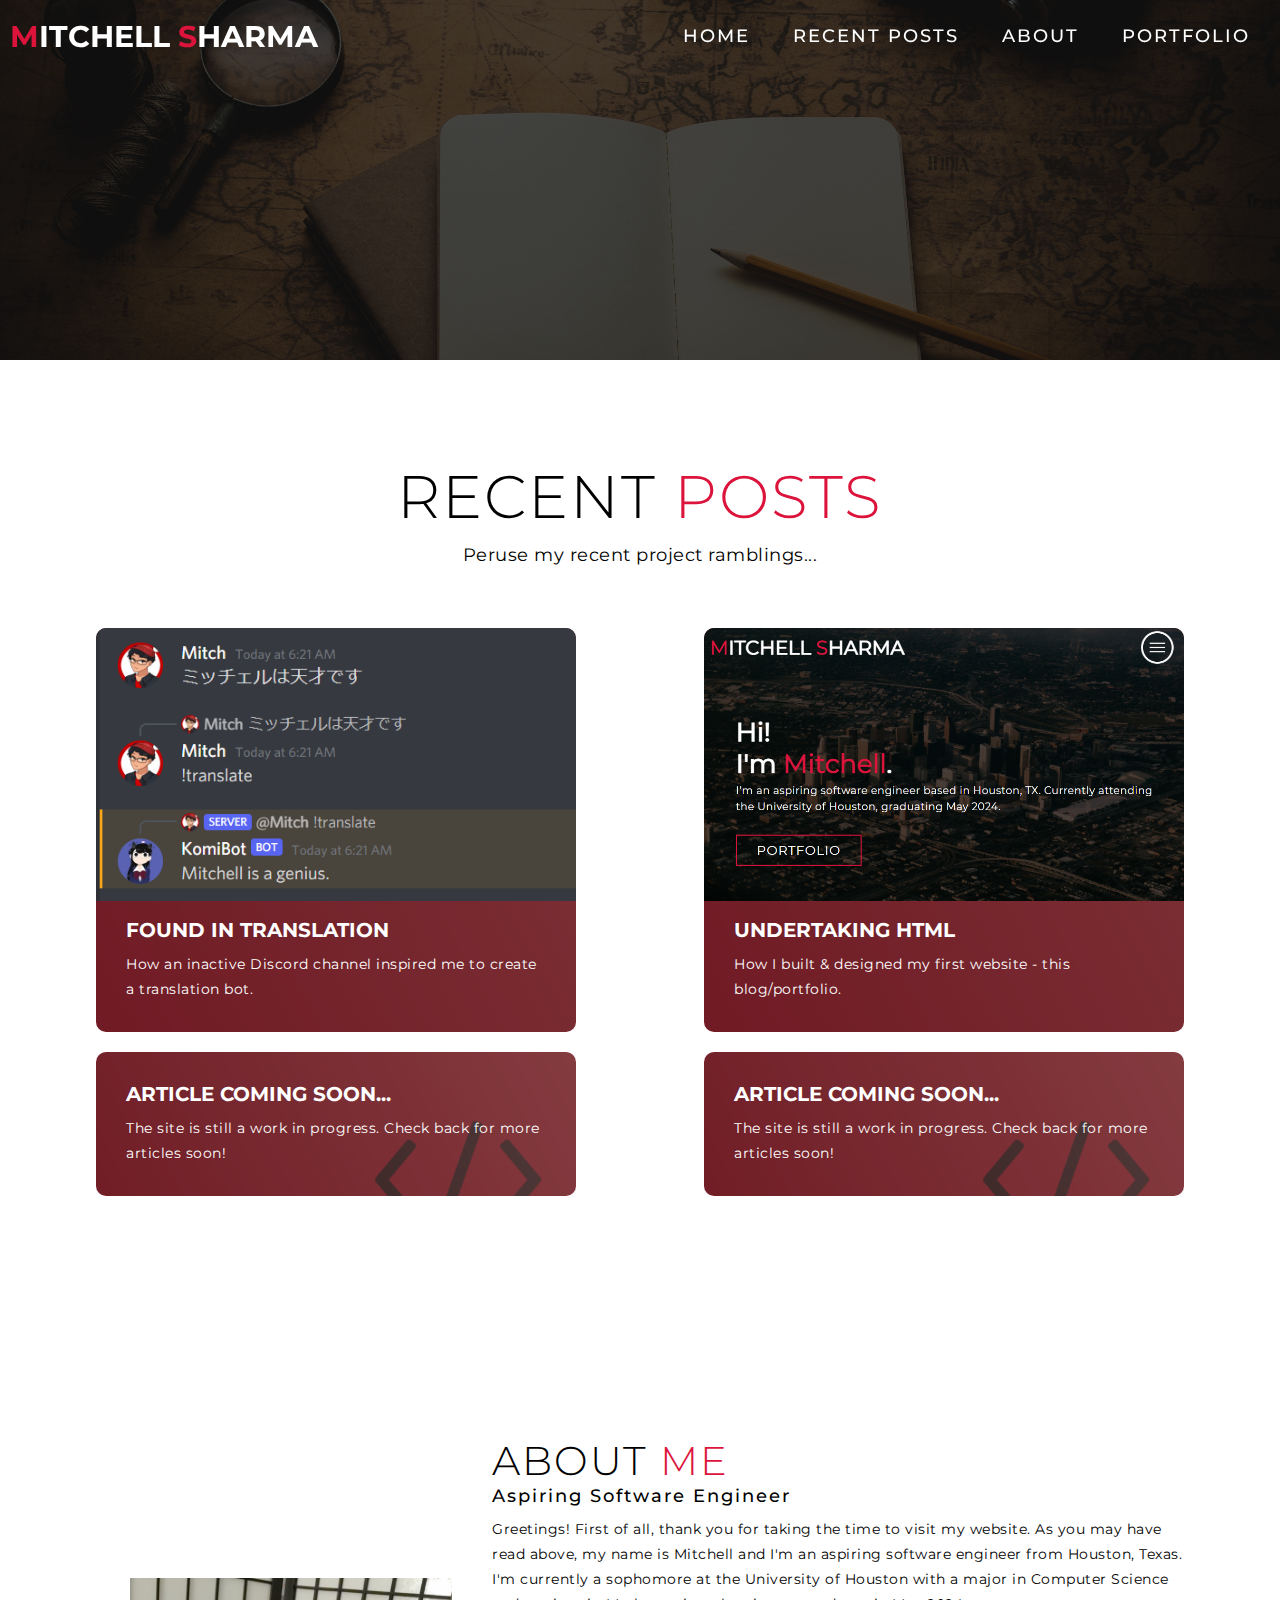
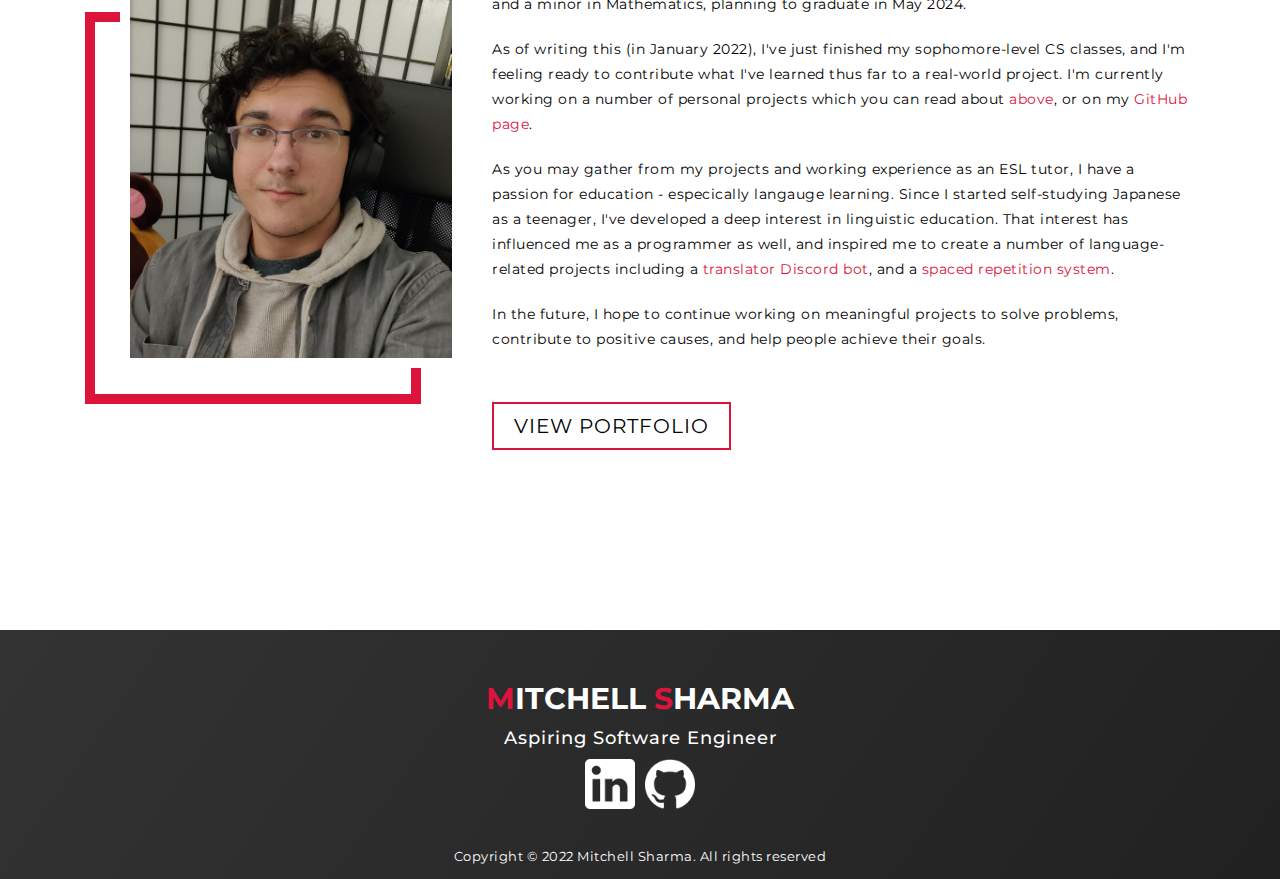
<file: index.html>
<!DOCTYPE html>
<html>
  <head>
    <meta charset="utf-8">
    <meta name="viewport" content="width=device-width">
    <title>Mitchell's Blog</title>
	<link rel="icon" href="./img/favicon.ico" type="image/x-icon">
    <link href="style.css" rel="stylesheet" type="text/css" />
  </head>
  <body>
	<!-- Header -->
	<secion id="header">
		<div class = "header container">
			<div class="nav-bar">
				<div class="brand">
					<a href="#hero"><h1><span>M</span>itchell <span>S</span>harma</h1></a>
				</div>
				<div class="nav-list">
					<div class="hamburger"><div class="bar"></div></div>
					<ul>
						<li><a href="#hero" data-after="Home">Home</a></li>
						<li><a href="#recent" data-after="Recent">Recent Posts</a></li>
						<li><a href="#about" data-after="About">About</a></li>
						<li><a href="https://mitchellsharma.com" data-after="Portfolio">Portfolio</a></li>
					</ul>
				</div>
			</div>
		</div>
	</secion>
	<!-- End of Header -->
	
	<!-- Preview Section -->
	<section id="preview">
		<div class="preview banner">
			<div>
				<h1>Welcome to the <red>Blog</red>!<span></span></h1>
				<p>Read about my thought process in building projects, and my experience learning throughout the process.</p>
			</div>
		</div>
	</section>
	<!-- End of Preview Section -->

	<!-- Recent Posts Section -->
	<section id="recent">
		<div class="recent container">
			<div class="recent-top">
				<h1 class="section-title">Recent <span>Posts</span></h1>
				<p>Peruse my recent project ramblings...</p>
			</div>
			<div class="recent-bottom">
				<div class="recent-item">
					<div class="recent-img">
						<a href="./posts/KomiBot.html"><img src="./posts/img/KomiBot-Sample-TN.png" alt="img"></a>
					</div>
					<div class="recent-info">
						<a href="./posts/KomiBot.html"><h2>Found in Translation</h2></a>
						<p>How an inactive Discord channel inspired me to create a translation bot.</p>
						
					</div>
				</div>
				<div class="recent-item">
					<div class="recent-img">
						<a href="./posts/FirstSite.html"><img src="./posts/img/FirstSite-TN.png" alt="img"></a>
					</div>
					<div class="recent-info">
						<a href="./posts/FirstSite.html"><h2>Undertaking HTML</h2></a>
						<p>How I built & designed my first website - this blog/portfolio.</p>
					</div>
				</div>
				<div class="recent-item">
					<div class="recent-info">
						<h2>Article Coming soon...</h2>
						<p>The site is still a work in progress. Check back for more articles soon!</p>
					</div>
				</div>
				<div class="recent-item">
					<div class="recent-info">
						<h2>Article Coming soon...</h2>
						<p>The site is still a work in progress. Check back for more articles soon!</p>
					</div>
				</div>
			</div>
		</div>
	</section>
	<!-- End of Recent Posts Section -->

	<!-- About Section -->
	<section id="about">
		<div class="about container">
			<div class="col-left">
				<div class="about-img">
					<img src="./img/mee.jpg" alt="img">
				</div>
			</div>
			<div class="col-right">
				<class class="section-title">About <span>Me</span></class>
				<h2>Aspiring Software Engineer</h2>
				<p>Greetings! First of all, thank you for taking the time to visit my website. As you may have read above, my name is Mitchell and I'm an aspiring software engineer from Houston, Texas. I'm currently a sophomore at the University of Houston with a major in Computer Science and a minor in Mathematics, planning to graduate in May 2024.</p>
				<p>As of writing this (in January 2022), I've just finished my sophomore-level CS classes, and I'm feeling ready to contribute what I've learned thus far to a real-world project. I'm currently working on a number of personal projects which you can read about <a href="#recent">above</a>, or on my <a href="https://github.com/SharmaMitchell">GitHub page</a>. </p>
				<p>As you may gather from my projects and working experience as an ESL tutor, I have a passion for education - especically langauge learning. Since I started self-studying Japanese as a teenager, I've developed a deep interest in linguistic education. That interest has influenced me as a programmer as well, and inspired me to create a number of language-related projects including a <a href="https://github.com/SharmaMitchell/TranslatorDiscordBot">translator Discord bot</a>, and a <a href="https://github.com/SharmaMitchell/PythonSRS">spaced repetition system</a>. </p>
				<p>In the future, I hope to continue working on meaningful projects to solve problems, contribute to positive causes, and help people achieve their goals. </p>
				<a href="https://mitchellsharma.com" class="cta">View Portfolio</a>
			</div>
		</div>
	</section>
	<!-- End of About Section -->

	<!-- Footer -->
	<section id="footer">
		<div class="footer container">
		<div class="brand">
			<h1><span>M</span>itchell <span>S</span>harma</h1>
		</div>
		<h2>Aspiring Software Engineer</h2>
		<div class="social-icon">
			<div class="social-item">
			<a href="https://www.linkedin.com/in/mitchell-sharma/"><img src="./img/linkedin.png" /></a>
			</div>
			<div class="social-item">
			<a href="https://github.com/SharmaMitchell"><img src="./img/github.png" /></a>
			</div>
		</div>
		<p>Copyright © 2022 Mitchell Sharma. All rights reserved</p>
		</div>
	</section>
	<!-- End Footer -->
	<script src="script.js"></script>
  </body>
</html>
</file>
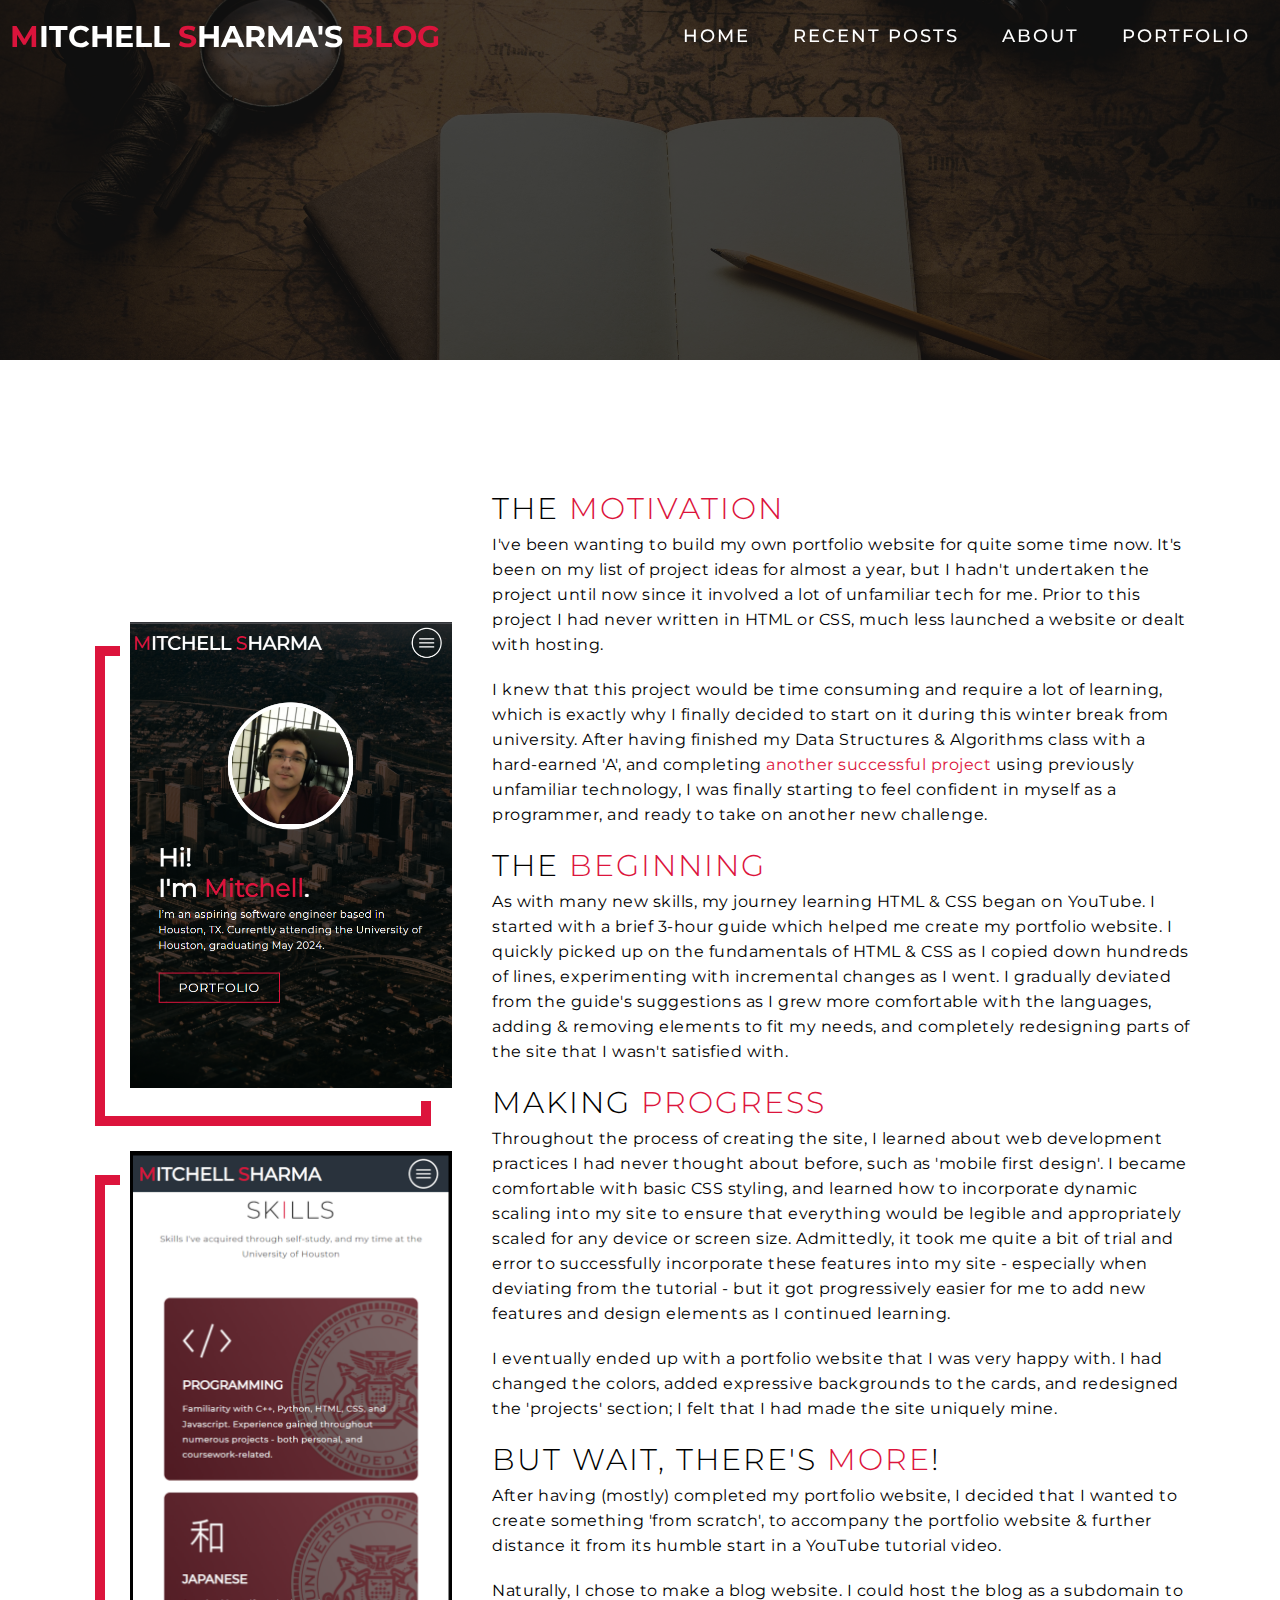
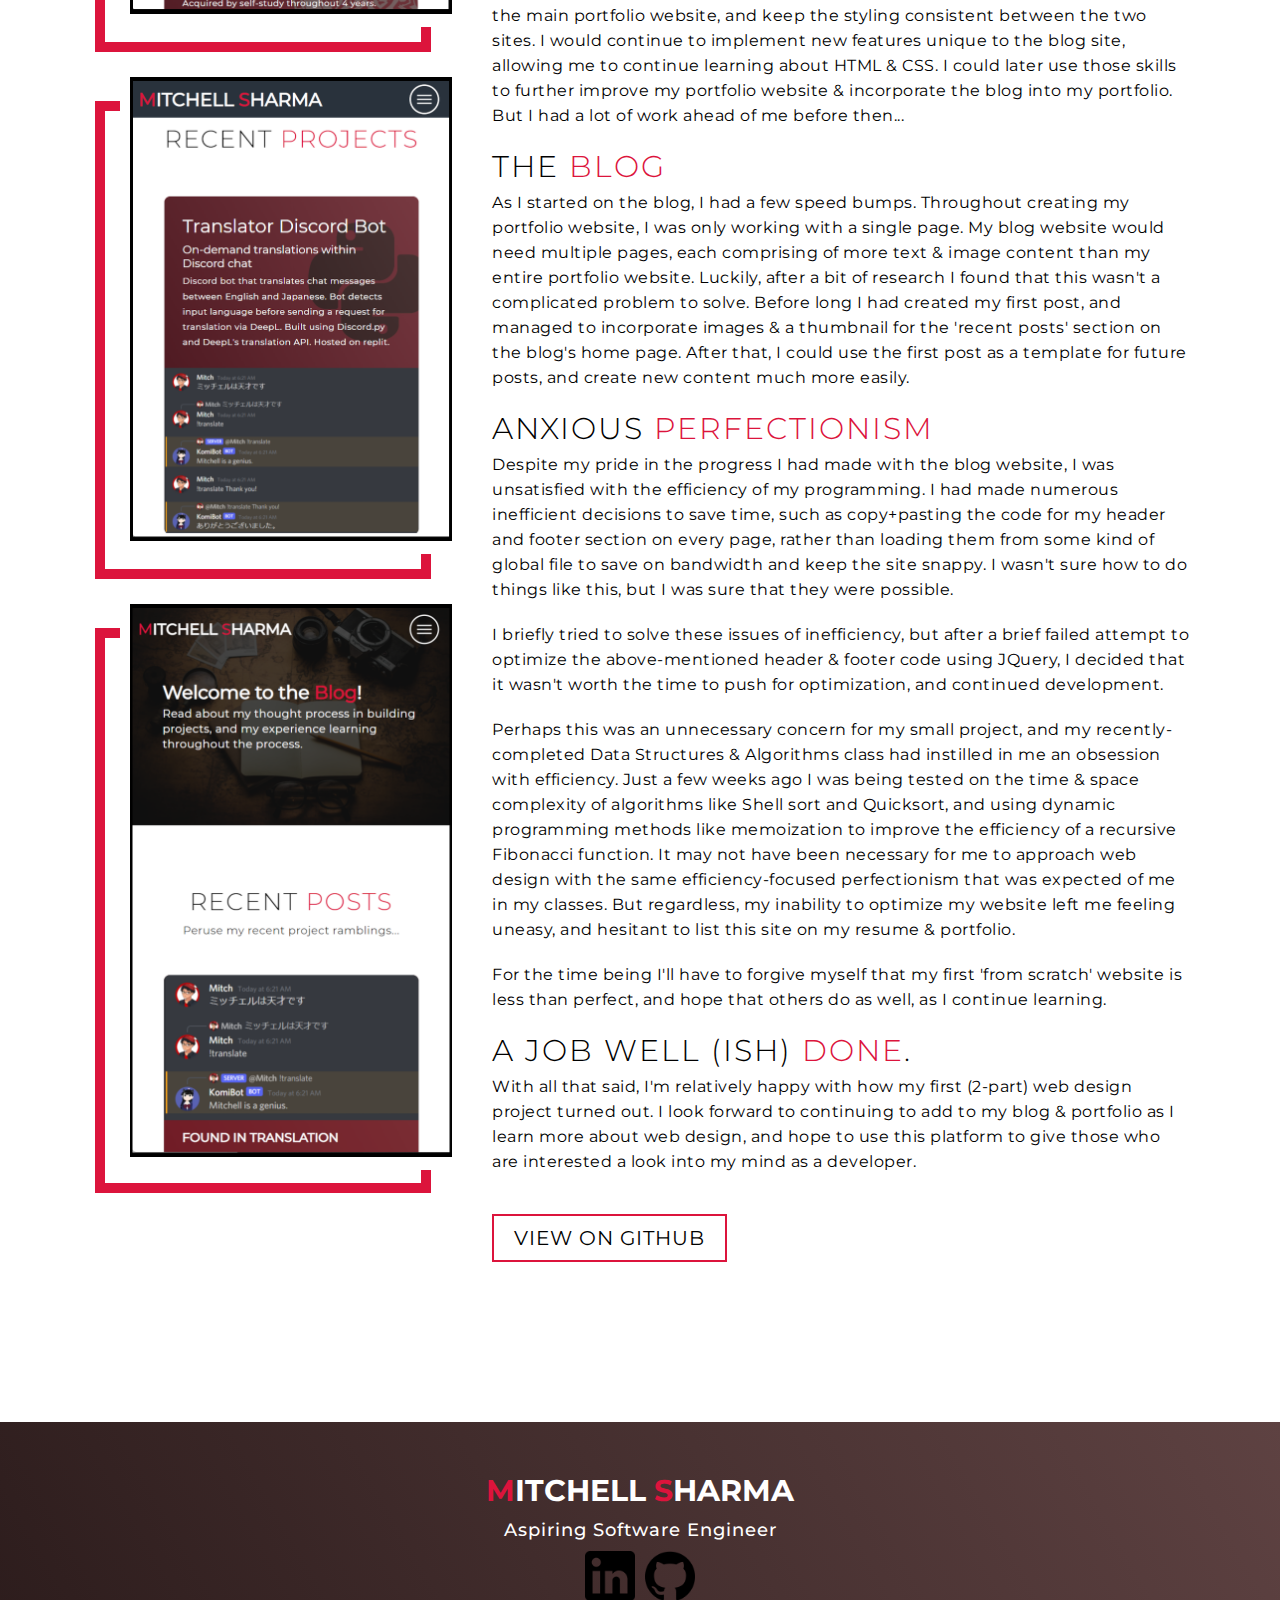
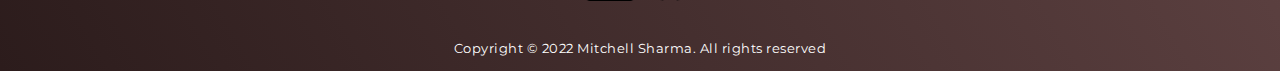
<file: posts/FirstSite.html>
<!DOCTYPE html>
<html>
  <head>
    <meta charset="utf-8">
    <meta name="viewport" content="width=device-width">
    <title>Undertaking HTML - Mitchell's Blog</title>
	<link rel="icon" href="../img/favicon.ico" type="image/x-icon">
    <link href="style.css" rel="stylesheet" type="text/css" />
  </head>
  <body>
	<!-- Header -->
	<secion id="header">
		<div class = "header container">
			<div class="nav-bar">
				<div class="brand">
					<a href="../index.html"><h1><span>M</span>itchell <span>S</span>harma's<span> Blog</span></h1></a>
				</div>
				<div class="nav-list">
					<div class="hamburger"><div class="bar"></div></div>
					<ul>
						<li><a href="../index.html" data-after="Home">Home</a></li>
						<li><a href="../index.html#recent" data-after="Recent">Recent Posts</a></li>
						<li><a href="../index.html#about" data-after="About">About</a></li>
						<li><a href="https://mitchellsharma.com" data-after="Portfolio">Portfolio</a></li>
					</ul>
				</div>
			</div>
		</div>
	</secion>
	<!-- End of Header -->

	<!-- Preview Section -->
	<section id="preview">
		<div class="preview banner">
			<div>
				<h1>Undertaking <red>HTML</red><span></span></h1>
				<p>How I built & designed my first website - this blog/portfolio.</p>
				<p class="date">January 10, 2022</p>
			</div>
		</div>
	</section>
	<!-- End of Preview Section -->

	<!-- Paragraph Section -->
	<section id="paragraph">
		<div class="paragraph container">
			<div class="col-left">
				<div class="post-img">
					<img src="./img/FirstSite-Hero.png" alt="img">
				</div>
				<div class="img-div"></div>
				<div class="post-img">
					<img src="./img/FirstSite-Skills-bg.png" alt="img">
				</div>
				<div class="img-div"></div>
				<div class="post-img">
					<img src="./img/FirstSite-Recent-bg.png" alt="img">
				</div>
				<div class="img-div"></div>
				<div class="post-img">
					<img src="./img/FirstSite-Blog-bg.png" alt="img">
				</div>
			</div>
			<div class="col-right">
				<class class="section-title"> The <span>Motivation</span></class>
				<p>
					I've been wanting to build my own portfolio website for quite some time now. It's been on my list of project ideas for almost a year, but I hadn't undertaken the project until now since it involved a lot of unfamiliar tech for me. Prior to this project I had never written in HTML or CSS, much less launched a website or dealt with hosting.
				</p>
				<p>
					I knew that this project would be time consuming and require a lot of learning, which is exactly why I finally decided to start on it during this winter break from university. After having finished my Data Structures & Algorithms class with a hard-earned 'A', and completing <a href="./KomiBot.html">another successful project</a> using previously unfamiliar technology, I was finally starting to feel confident in myself as a programmer, and ready to take on another new challenge.
				</p>
				<class class="section-title"> The <span>Beginning</span></class>
				<p>
					As with many new skills, my journey learning HTML & CSS began on YouTube. I started with a brief 3-hour guide which helped me create my portfolio website. I quickly picked up on the fundamentals of HTML & CSS as I copied down hundreds of lines, experimenting with incremental changes as I went. I gradually deviated from the guide's suggestions as I grew more comfortable with the languages, adding & removing elements to fit my needs, and completely redesigning parts of the site that I wasn't satisfied with. 
				</p>
				<class class="section-title">Making <span>progress</span></class>
				<p>
					Throughout the process of creating the site, I learned about web development practices I had never thought about before, such as 'mobile first design'. I became comfortable with basic CSS styling, and learned how to incorporate dynamic scaling into my site to ensure that everything would be legible and appropriately scaled for any device or screen size. Admittedly, it took me quite a bit of trial and error to successfully incorporate these features into my site - especially when deviating from the tutorial - but it got progressively easier for me to add new features and design elements as I continued learning.
				</p>
				<p>
					I eventually ended up with a portfolio website that I was very happy with. I had changed the colors, added expressive backgrounds to the cards, and redesigned the 'projects' section; I felt that I had made the site uniquely mine.
				</p>
				<class class="section-title"> But wait, there's <span>more</span>!</class>
				<p>
					After having (mostly) completed my portfolio website, I decided that I wanted to create something 'from scratch', to accompany the portfolio website & further distance it from its humble start in a YouTube tutorial video.
				</p>
				<p>
					Naturally, I chose to make a blog website. I could host the blog as a subdomain to the main portfolio website, and keep the styling consistent between the two sites. I would continue to implement new features unique to the blog site, allowing me to continue learning about HTML & CSS. I could later use those skills to further improve my portfolio website & incorporate the blog into my portfolio. But I had a lot of work ahead of me before then...
				</p>
				<class class="section-title">The <span>blog</span></class>
				<p>
					As I started on the blog, I had a few speed bumps. Throughout creating my portfolio website, I was only working with a single page. My blog website would need multiple pages, each comprising of more text & image content than my entire portfolio website. Luckily, after a bit of research I found that this wasn't a complicated problem to solve. Before long I had created my first post, and managed to incorporate images & a thumbnail for the 'recent posts' section on the blog's home page. After that, I could use the first post as a template for future posts, and create new content much more easily.
				</p>
				<class class="section-title">Anxious <span>perfectionism</span></class>
				<p>
					Despite my pride in the progress I had made with the blog website, I was unsatisfied with the efficiency of my programming. I had made numerous inefficient decisions to save time, such as copy+pasting the code for my header and footer section on every page, rather than loading them from some kind of global file to save on bandwidth and keep the site snappy. I wasn't sure how to do things like this, but I was sure that they were possible.
				</p>
				<p>
					I briefly tried to solve these issues of inefficiency, but after a brief failed attempt to optimize the above-mentioned header & footer code using JQuery, I decided that it wasn't worth the time to push for optimization, and continued development. 
				</p>
				<p>
					Perhaps this was an unnecessary concern for my small project, and my recently-completed Data Structures & Algorithms class had instilled in me an obsession with efficiency. Just a few weeks ago I was being tested on the time & space complexity of algorithms like Shell sort and Quicksort, and using dynamic programming methods like memoization to improve the efficiency of a recursive Fibonacci function. It may not have been necessary for me to approach web design with the same efficiency-focused perfectionism that was expected of me in my classes. But regardless, my inability to optimize my website left me feeling uneasy, and hesitant to list this site on my resume & portfolio.
				</p>
				<p>
					For the time being I'll have to forgive myself that my first 'from scratch' website is less than perfect, and hope that others do as well, as I continue learning.
				</p>
				<class class="section-title">A job well (ish) <span>done</span>.</class>
				<p>
					With all that said, I'm relatively happy with how my first (2-part) web design project turned out. I look forward to continuing to add to my blog & portfolio as I learn more about web design, and hope to use this platform to give those who are interested a look into my mind as a developer.
				</p>
				<a href="https://github.com/SharmaMitchell/BlogWebsite" class="cta">View on GitHub</a>
			</div>
		</div>
	</section>
	<!-- End of Paragraph Section -->

	<!-- Footer -->
	<section id="footer">
		<div class="footer container">
		<div class="brand">
			<h1><span>M</span>itchell <span>S</span>harma</h1>
		</div>
		<h2>Aspiring Software Engineer</h2>
		<div class="social-icon">
			<div class="social-item">
			<a href="https://www.linkedin.com/in/mitchell-sharma/"><img src="../img/linkedin.png" /></a>
			</div>
			<div class="social-item">
			<a href="https://github.com/SharmaMitchell"><img src="../img/github.png" /></a>
			</div>
		</div>
		<p>Copyright © 2022 Mitchell Sharma. All rights reserved</p>
		</div>
	</section>
	<!-- End Footer -->
	<script src="./script.js"></script>
  </body>
</html>
</file>
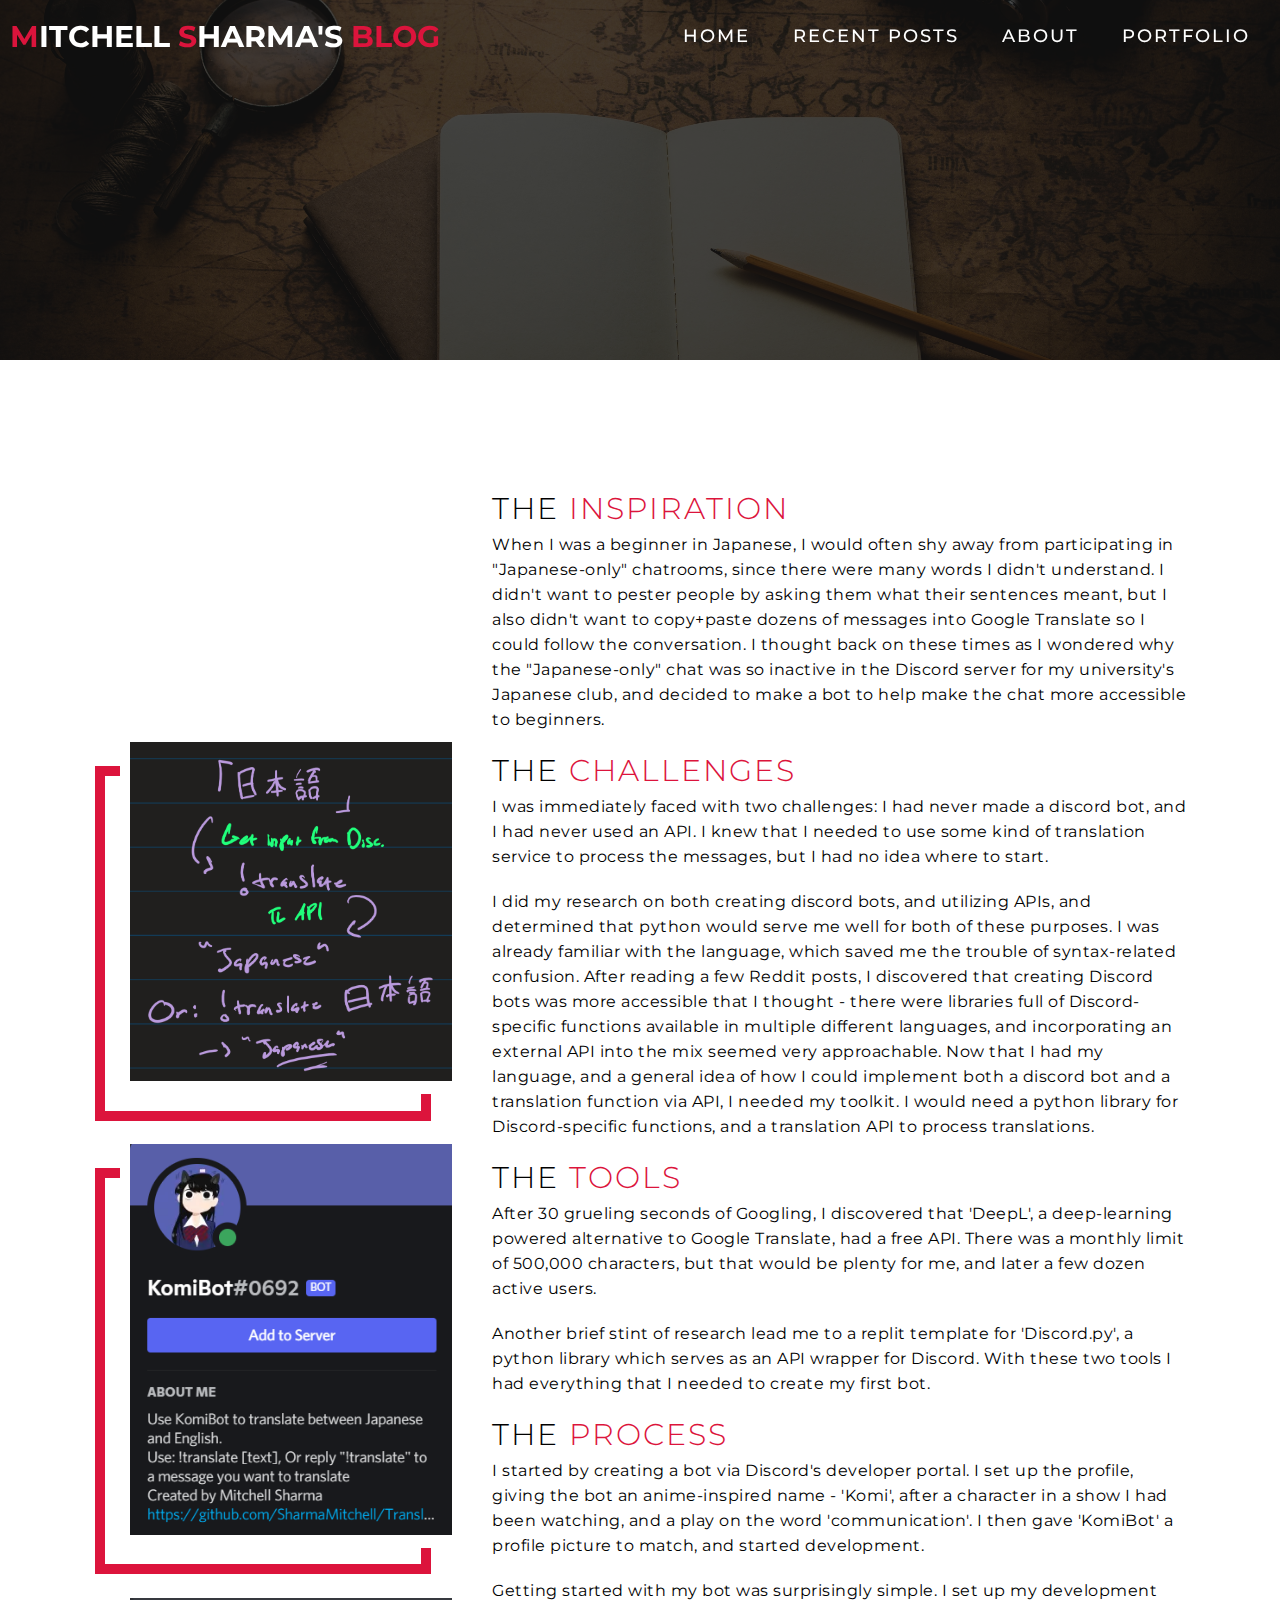
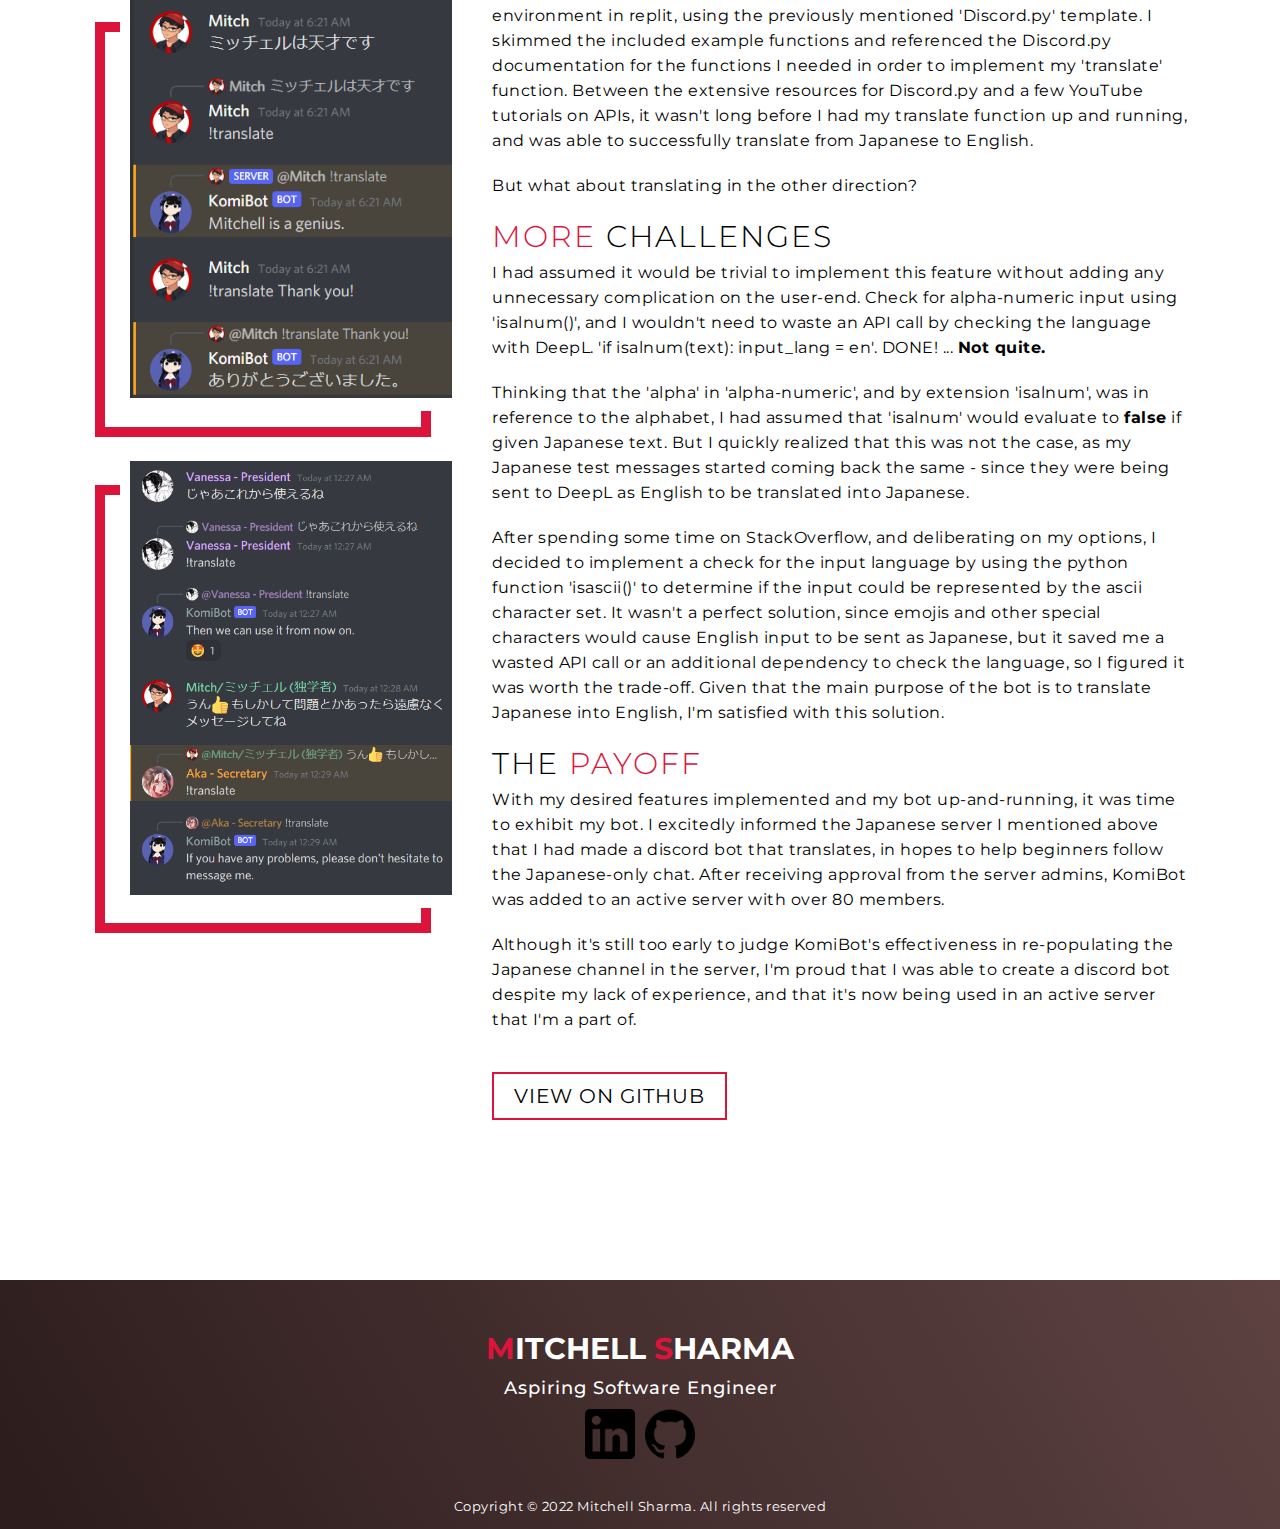
<file: posts/KomiBot.html>
<!DOCTYPE html>
<html>
  <head>
    <meta charset="utf-8">
    <meta name="viewport" content="width=device-width">
    <title>Found in Translation - Mitchell's Blog</title>
	<link rel="icon" href="../img/favicon.ico" type="image/x-icon">
    <link href="style.css" rel="stylesheet" type="text/css" />
  </head>
  <body>
	<!-- Header -->
	<secion id="header">
		<div class = "header container">
			<div class="nav-bar">
				<div class="brand">
					<a href="../index.html"><h1><span>M</span>itchell <span>S</span>harma's<span> Blog</span></h1></a>
				</div>
				<div class="nav-list">
					<div class="hamburger"><div class="bar"></div></div>
					<ul>
						<li><a href="../index.html" data-after="Home">Home</a></li>
						<li><a href="../index.html#recent" data-after="Recent">Recent Posts</a></li>
						<li><a href="../index.html#about" data-after="About">About</a></li>
						<li><a href="https://mitchellsharma.com" data-after="Portfolio">Portfolio</a></li>
					</ul>
				</div>
			</div>
		</div>
	</secion>
	<!-- End of Header -->

	<!-- Preview Section -->
	<section id="preview">
		<div class="preview banner">
			<div>
				<h1>Found in <red>Translation</red><span></span></h1>
				<p>How an inactive Discord channel inspired me to create a translation bot.</p>
				<p class="date">January 8, 2022</p>
			</div>
		</div>
	</section>
	<!-- End of Preview Section -->

	<!-- Paragraph Section -->
	<section id="paragraph">
		<div class="paragraph container">
			<div class="col-left">
				<div class="post-img">
					<img src="./img/KomiNotes.png" alt="img">
				</div>
				<div class="img-div"></div>
				<div class="post-img">
					<img src="./img/KomiBot-Profile.png" alt="img">
				</div>
				<div class="img-div"></div>
				<div class="post-img">
					<img src="./img/KomiBot-Sample-Crop.png" alt="img">
				</div>
				<div class="img-div"></div>
				<div class="post-img">
					<img src="./img/KomiConvo.png" alt="img">
				</div>
			</div>
			<div class="col-right">
				<class class="section-title"> The <span>Inspiration</span></class>
				<p>When I was a beginner in Japanese, I would often shy away from participating in "Japanese-only" chatrooms, since there were many words I didn't understand. I didn't want to pester people by asking them what their sentences meant, but I also didn't want to copy+paste dozens of messages into Google Translate so I could follow the conversation. I thought back on these times as I wondered why the "Japanese-only" chat was so inactive in the Discord server for my university's Japanese club, and decided to make a bot to help make the chat more accessible to beginners.</p>
				<class class="section-title">The <span>challenges</span></class>
				<p>I was immediately faced with two challenges: I had never made a discord bot, and I had never used an API. I knew that I needed to use some kind of translation service to process the messages, but I had no idea where to start.</p>
				<p>I did my research on both creating discord bots, and utilizing APIs, and determined that python would serve me well for both of these purposes. I was already familiar with the language, which saved me the trouble of syntax-related confusion. After reading a few Reddit posts, I discovered that creating Discord bots was more accessible that I thought - there were libraries full of Discord-specific functions available in multiple different languages, and incorporating an external API into the mix seemed very approachable. Now that I had my language, and a general idea of how I could implement both a discord bot and a translation function via API, I needed my toolkit. I would need a python library for Discord-specific functions, and a translation API to process translations.</p>
				<class class="section-title">The <span>Tools</span></class>
				<p>After 30 grueling seconds of Googling, I discovered that 'DeepL', a deep-learning powered alternative to Google Translate, had a free API. There was a monthly limit of 500,000 characters, but that would be plenty for me, and later a few dozen active users.</p>
				<p>Another brief stint of research lead me to a replit template for 'Discord.py', a python library which serves as an API wrapper for Discord. With these two tools I had everything that I needed to create my first bot.</p>
				<class class="section-title">The <span>Process</span></class>
				<p>I started by creating a bot via Discord's developer portal. I set up the profile, giving the bot an anime-inspired name - 'Komi', after a character in a show I had been watching, and a play on the word 'communication'. I then gave 'KomiBot' a profile picture to match, and started development.</p>
				<p>Getting started with my bot was surprisingly simple. I set up my development environment in replit, using the previously mentioned 'Discord.py' template. I skimmed the included example functions and referenced the Discord.py documentation for the functions I needed in order to implement my 'translate' function. Between the extensive resources for Discord.py and a few YouTube tutorials on APIs, it wasn't long before I had my translate function up and running, and was able to successfully translate from Japanese to English.</p>
				<p>But what about translating in the other direction?</p>
				<class class="section-title"><span>More</span> Challenges</class>
				<p>I had assumed it would be trivial to implement this feature without adding any unnecessary complication on the user-end. Check for alpha-numeric input using 'isalnum()', and I wouldn't need to waste an API call by checking the language with DeepL. 'if isalnum(text): input_lang = en'. DONE! ... <b>Not quite.</b> </p>
				<p>Thinking that the 'alpha' in 'alpha-numeric', and by extension 'isalnum', was in reference to the alphabet, I had assumed that 'isalnum' would evaluate to <b>false</b> if given Japanese text. But I quickly realized that this was not the case, as my Japanese test messages started coming back the same - since they were being sent to DeepL as English to be translated into Japanese. </p>
				<p>After spending some time on StackOverflow, and deliberating on my options, I decided to implement a check for the input language by using the python function 'isascii()' to determine if the input could be represented by the ascii character set. It wasn't a perfect solution, since emojis and other special characters would cause English input to be sent as Japanese, but it saved me a wasted API call or an additional dependency to check the language, so I figured it was worth the trade-off. Given that the main purpose of the bot is to translate Japanese into English, I'm satisfied with this solution. </p>
				<class class="section-title">The <span>Payoff</span></class>
				<p>With my desired features implemented and my bot up-and-running, it was time to exhibit my bot. I excitedly informed the Japanese server I mentioned above that I had made a discord bot that translates, in hopes to help beginners follow the Japanese-only chat. After receiving approval from the server admins, KomiBot was added to an active server with over 80 members.</p>
				<p>Although it's still too early to judge KomiBot's effectiveness in re-populating the Japanese channel in the server, I'm proud that I was able to create a discord bot despite my lack of experience, and that it's now being used in an active server that I'm a part of.</p>
				<a href="https://github.com/SharmaMitchell/TranslatorDiscordBot" class="cta">View on GitHub</a>
			</div>
		</div>
	</section>
	<!-- End of Paragraph Section -->

	<!-- Footer -->
	<section id="footer">
		<div class="footer container">
		<div class="brand">
			<h1><span>M</span>itchell <span>S</span>harma</h1>
		</div>
		<h2>Aspiring Software Engineer</h2>
		<div class="social-icon">
			<div class="social-item">
			<a href="https://www.linkedin.com/in/mitchell-sharma/"><img src="../img/linkedin.png" /></a>
			</div>
			<div class="social-item">
			<a href="https://github.com/SharmaMitchell"><img src="../img/github.png" /></a>
			</div>
		</div>
		<p>Copyright © 2022 Mitchell Sharma. All rights reserved</p>
		</div>
	</section>
	<!-- End Footer -->
	<script src="./script.js"></script>
  </body>
</html>
</file>
<file: style.css>
@import url('https://fonts.googleapis.com/css?family=Montserrat:300, 400, 700&display=swap');
*{
	padding: 0;
	margin: 0;
	box-sizing: border-box;
}
html{
	font-size: 10px;
	font-family: 'Montserrat', sans-serif;
	scroll-behavior: smooth;
}
a{
	text-decoration: none;
}
.banner{
	min-height: 40vh;
	width: 100%;
	display: flex;
	align-items: center;
	justify-content: center;
}
.container{
	min-height: 100vh;
	width: 100%;
	display: flex;
	align-items: center;
	justify-content: center;
}

img{
	height: 100%;
	width: 100%;
	object-fit: cover;
}

p{
	color: black;
	font-size: 1.4rem;
	margin-top: 5px;
	line-height: 2.5rem;
	font-weight: 300px;
	letter-spacing: .05rem;
}

.section-title{
	font-size: 4rem;
	font-weight: 300;
	color: black;
	margin-bottom: 10px;
	text-transform: uppercase;
	letter-spacing: .2rem;
	text-align: center;
}

.section-title span{
	color: crimson;
}

.cta {
	display: inline-block;
	padding: 10px 30px;
	color: white;
	background-color: transparent;
	border: 2px solid crimson;
	font-size: 2rem;
	text-transform: uppercase;
	letter-spacing: 0.1rem;
	margin-top: 30px;
	transition: 0.3s ease;
	transition-property: background-color, color;
}
.cta:hover {
	color: white;
	background-color: crimson;
}
.brand h1{
	font-size: 2.5rem;
	text-transform: uppercase;
	color: white;
}
.brand h1 span{
	color: crimson;
}

/* Header section */
#header {
	position: fixed;
	z-index: 1000;
	left: 0;
	top: 0;
	width: 100vw;
	height: auto;
}
#header .header {
	min-height: 8vh;
	background-color: transparent;
	transition: 0.3s ease background-color;
}
#header .nav-bar {
	display: flex;
	align-items: center;
	justify-content: space-between;
	width: 100%;
	height: 100%;
	max-width: 1300px;
	padding: 0 10px;
}
#header .nav-list ul {
	list-style: none;
	position: absolute;
	background-color: rgb(31, 30, 30);
	width: 100vw;
	height: 100vh;
	left: 100%;
	top: 0;
	display: flex;
	flex-direction: column;
	justify-content: center;
	align-items: center;
	z-index: 1;
	overflow-x: hidden;
	transition: 0.5s ease left;
}
#header .nav-list ul.active {
	left: 0%;
}
#header .nav-list ul a {
	font-size: 2.5rem;
	font-weight: 500;
	letter-spacing: 0.2rem;
	text-decoration: none;
	color: white;
	text-transform: uppercase;
	padding: 20px;
	display: block;
}
#header .nav-list ul a::after {
	content: attr(data-after);
	position: absolute;
	top: 50%;
	left: 50%;
	transform: translate(-50%, -50%) scale(0);
	color: rgba(240, 248, 255, 0.021);
	font-size: 13rem;
	letter-spacing: 50px;
	z-index: -1;
	transition: 0.3s ease letter-spacing;
}
#header .nav-list ul li:hover a::after {
	transform: translate(-50%, -50%) scale(1);
	letter-spacing: initial;
}
#header .nav-list ul li:hover a {
	color: crimson;
}
#header .hamburger {
	height: 60px;
	width: 60px;
	display: inline-block;
	border: 3px solid white;
	border-radius: 50%;
	position: relative;
	display: flex;
	align-items: center;
	justify-content: center;
	z-index: 100;
	cursor: pointer;
	transform: scale(0.8);
	margin-right: 20px;
}
#header .hamburger:after {
	position: absolute;
	content: '';
	height: 100%;
	width: 100%;
	border-radius: 50%;
	border: 3px solid white;
	/* animation: hamburger_pulse 1s ease infinite; */
}
#header .hamburger .bar {
	height: 2px;
	width: 30px;
	position: relative;
	background-color: white;
	z-index: -1;
}
#header .hamburger .bar::after,
#header .hamburger .bar::before {
	content: '';
	position: absolute;
	height: 100%;
	width: 100%;
	left: 0;
	background-color: white;
	transition: 0.3s ease;
	transition-property: top, bottom;
}
#header .hamburger .bar::after {
	top: 8px;
}
#header .hamburger .bar::before {
	bottom: 8px;
}
#header .hamburger.active .bar::before {
	bottom: 0;
}
#header .hamburger.active .bar::after {
	top: 0;
}
/* End Header section */

/* Preview Section */
#preview{
	background-image: url(../img/blog-bg.jpg);
	background-size: cover;
	background-position: center;
	position: relative;
	z-index: 1;
	
}
#preview::after{
	content: '';
	position: absolute;
	left: 0;
	top: 0;
	height: 100%;
	width: 100%;
	background-color: black;
	opacity: 0.7;
	z-index: -1;
}
#preview .preview{
	max-width: 1200px;
	margin: 0 auto;
	padding: 0 50px;
	justify-content: flex-start;
}
#preview h1{
	display: block;
	width: fit-content;
	font-size: 3rem;
	position: relative;
	color: transparent;
	animation: text_reveal .5s ease forwards;
	animation-delay: 0.75s;
}
#preview h1 red{
	animation: text_reveal_red .5s ease forwards;
	animation-delay: 0.75s;
}
#preview h1 span{
	position: absolute;
	top: 0;
	left: 0;
	height: 100%;
	width: 0;
	background-color: crimson;
	animation: text_reveal_box 1.25s ease;
	animation-delay: .3ss;
}
#preview p{
	color: transparent;
	text-align: left;
	font-size: 1.8rem;
	animation: text_reveal .75s ease forwards;
	animation-delay: 1.3s;
}
/* End of Preview Section */

/* Recent Section */
#recent .recent{
	flex-direction: column;
	text-align: center;
	max-width: 1500px;
	margin: 0 auto;
	padding: 100px 0;
}
#recent .recent-top{
	max-width: 500px;
	margin: 0 auto;
}
#recent .container .recent-top p{
	font-size: 1.8rem;
}
#recent .recent-bottom{
	display: flex;
	align-items: center;
	justify-content: center;
	flex-wrap: wrap;
	margin-top: 50px;
}

#recent .recent-item{
	flex-basis: 80%;
	display: flex;
	max-width: 480px;
	align-items: flex-start;
	justify-content: center;
	flex-direction: column;
	padding: 30px;
	border-radius: 10px;
	background-image: url(./img/Code-banner.png);
	background-size: cover;
	margin: 10px 5%;
	position: relative;
	overflow: hidden;
}
#recent .recent-item .recent-info h2{
	color: white;
	font-size: 2rem;
	text-align: left;
	margin-bottom: 10px;
	text-transform: uppercase;
}
#recent .recent-item .recent-info h2:hover{
	text-decoration: underline;
}
#recent .recent-item .recent-info p{
	color: white;
	text-align: left;
}
#recent .recent-item .recent-info .cta{
	font-size: 2rem;
	padding: 10px 20px;
}
#recent .recent-item .recent-img{
	flex-basis: 50%;
	overflow: hidden;
	position: relative;
	margin: -30px;
	margin-bottom: 14px;
}
#recent .recent-item .recent-img img{
	transition: .3s ease transform;
}
#recent .recent-item .recent-img:hover img{
	transform: scale(1.05);
}
/* End of Recent Section */

/* About Section */
#about .about{
	flex-direction: column-reverse;
	text-align: center;
	max-width: 1200px;
	margin: 0 auto;
	padding: 100px 20px;
}
#about .col-left {
	width: 250px;
	height: 360px;
}
#about .col-right {
	width: 100%;
}
#about .col-right h2 {
	font-size: 1.8rem;
	font-weight: 500;
	letter-spacing: 0.2rem;
	margin-bottom: 10px;
}
#about .col-right p {
	margin-bottom: 20px;
}
#about .col-right p a {
	color: crimson;
}
#about .col-right .cta {
	color: black;
	margin-bottom: 50px;
	padding: 10px 20px;
	font-size: 2rem;
}
#about .col-left .about-img {
	height: 100%;
	width: 100%;
	position: relative;
	border: 10px solid white;
}
#about .col-left .about-img::after {
	content: '';
	position: absolute;
	left: -33px;
	top: 19px;
	height: 98%;
	width: 98%;
	border: 7px solid crimson;
	z-index: -1;
}
/* End of About Section */

/* Footer */
#footer {
	background-image: linear-gradient(125deg, #333333 0%, #212121 100%);
}
#footer .footer {
	min-height: 200px;
	flex-direction: column;
	padding-top: 50px;
	padding-bottom: 10px;
}
#footer h2 {
	color: white;
	font-weight: 500;
	font-size: 1.8rem;
	letter-spacing: 0.1rem;
	margin-top: 10px;
	margin-bottom: 10px;
}
#footer .social-icon {
	display: flex;
	margin-bottom: 30px;
}
#footer .social-item {
	height: 50px;
	width: 50px;
	margin: 0 5px;
}
#footer .social-item img {
	filter: invert(100%);
	transition: 0.3s ease transform;
}
#footer .social-item:hover img {
	transform: scale(1.05);
}
#footer p {
	color: white;
	font-size: 1.3rem;
}
/* End of Footer */

/* Keyframes */
@keyframes hamburger_pulse{
	0% {
		opacity: 1;
		transform: scale(1);
	}
	100% {
		opacity: 0;
		transform: scale(1.4);
	}
}
@keyframes text_reveal_box{
	50%{
		width: 100%;
		left: 0;
	}
	100%{
		width: 0;
		left: 100%;
	}
}
@keyframes text_reveal{
	100%{
		color: white;
	}
}
@keyframes text_reveal_red{
	100%{
		color: crimson;
	}
}
/* End of Keyframes */


/* Media Query For Tablet */
@media only screen and (min-width: 768px) {
	.brand h1{
		font-size: 3rem;
	}
	h1.section-title {
		font-size: 6rem;
	}

	/* Preview Section */
	#preview h1 {
		font-size: 5rem;
	}
	/* End of Preview Section */

	/* About Section */
	#about .about {
		flex-direction: row;
	}
	#about .col-left {
		width: 600px;
		height: 400px;
		padding-left: 60px;
	}
	#about .about .col-left .about-img::after {
		left: -45px;
		top: 34px;
		height: 98%;
		width: 98%;
		border: 10px solid crimson;
	}
	#about .col-right {
		text-align: left;
		padding: 30px;
	}
	#about .col-right h1 {
		text-align: left;
	}
	/* End of About Section */

}
/* End Media Query For Tablet */

/* Media Query For Desktop */
@media only screen and (min-width: 1200px) {
	/* header */
	#header .hamburger {
		display: none;
	}
	#header .nav-list ul {
		position: initial;
		display: block;
		height: auto;
		width: fit-content;
		background-color: transparent;
	}
	#header .nav-list ul li {
		display: inline-block;
	}
	#header .nav-list ul li a {
		font-size: 1.8rem;
	}
	#header .nav-list ul a:after {
		display: none;
	}
	/* End header */

	
}
/* End  Media Query For Desktop */
</file>
<file: posts/style.css>
@import url('https://fonts.googleapis.com/css?family=Montserrat:300, 400, 700&display=swap');
*{
	padding: 0;
	margin: 0;
	box-sizing: border-box;
}
html{
	font-size: 10px;
	font-family: 'Montserrat', sans-serif;
	scroll-behavior: smooth;
}
a{
	text-decoration: none;
}
.banner{
	min-height: 40vh;
	width: 100%;
	display: flex;
	align-items: center;
	justify-content: center;
}
.container{
	min-height: 100vh;
	width: 100%;
	display: flex;
	align-items: center;
	justify-content: center;
}

img{
	height: 100%;
	width: 100%;
	object-fit: cover;
}

p{
	color: black;
	font-size: 1.6rem;
	margin-top: 5px;
	line-height: 2.5rem;
	font-weight: 300px;
	letter-spacing: .05rem;
}

.section-title{
	font-size: 2.5rem;
	font-weight: 300;
	color: black;
	margin-bottom: 10px;
	text-transform: uppercase;
	letter-spacing: .2rem;
	text-align: center;
}

.section-title span{
	color: crimson;
}

.cta {
	display: inline-block;
	padding: 10px 30px;
	color: white;
	background-color: transparent;
	border: 2px solid crimson;
	font-size: 2rem;
	text-transform: uppercase;
	letter-spacing: 0.1rem;
	margin-top: 20px;
	transition: 0.3s ease;
	transition-property: background-color, color;
}
.cta:hover {
	color: white;
	background-color: crimson;
}
.brand h1{
	font-size: 0rem;
	text-transform: uppercase;
	color: transparent;
}
.brand h1 span{
	font-size: 3rem;
	color: crimson;
}

/* Header section */
#header {
	position: fixed;
	z-index: 1000;
	left: 0;
	top: 0;
	width: 100vw;
	height: auto;
}
#header .header {
	min-height: 8vh;
	background-color: transparent;
	transition: 0.3s ease background-color;
}
#header .nav-bar {
	display: flex;
	align-items: center;
	justify-content: space-between;
	width: 100%;
	height: 100%;
	max-width: 1300px;
	padding: 0 10px;
}
#header .nav-list ul {
	list-style: none;
	position: absolute;
	background-color: rgb(31, 30, 30);
	width: 100vw;
	height: 100vh;
	left: 100%;
	top: 0;
	display: flex;
	flex-direction: column;
	justify-content: center;
	align-items: center;
	z-index: 1;
	overflow-x: hidden;
	transition: 0.5s ease left;
}
#header .nav-list ul.active {
	left: 0%;
}
#header .nav-list ul a {
	font-size: 2.5rem;
	font-weight: 500;
	letter-spacing: 0.2rem;
	text-decoration: none;
	color: white;
	text-transform: uppercase;
	padding: 20px;
	display: block;
}
#header .nav-list ul a::after {
	content: attr(data-after);
	position: absolute;
	top: 50%;
	left: 50%;
	transform: translate(-50%, -50%) scale(0);
	color: rgba(240, 248, 255, 0.021);
	font-size: 13rem;
	letter-spacing: 50px;
	z-index: -1;
	transition: 0.3s ease letter-spacing;
}
#header .nav-list ul li:hover a::after {
	transform: translate(-50%, -50%) scale(1);
	letter-spacing: initial;
}
#header .nav-list ul li:hover a {
	color: crimson;
}
#header .hamburger {
	height: 60px;
	width: 60px;
	display: inline-block;
	border: 3px solid white;
	border-radius: 50%;
	position: relative;
	display: flex;
	align-items: center;
	justify-content: center;
	z-index: 100;
	cursor: pointer;
	transform: scale(0.8);
	margin-right: 20px;
}
#header .hamburger:after {
	position: absolute;
	content: '';
	height: 100%;
	width: 100%;
	border-radius: 50%;
	border: 3px solid white;
}
#header .hamburger .bar {
	height: 2px;
	width: 30px;
	position: relative;
	background-color: white;
	z-index: -1;
}
#header .hamburger .bar::after,
#header .hamburger .bar::before {
	content: '';
	position: absolute;
	height: 100%;
	width: 100%;
	left: 0;
	background-color: white;
	transition: 0.3s ease;
	transition-property: top, bottom;
}
#header .hamburger .bar::after {
	top: 8px;
}
#header .hamburger .bar::before {
	bottom: 8px;
}
#header .hamburger.active .bar::before {
	bottom: 0;
}
#header .hamburger.active .bar::after {
	top: 0;
}
/* End Header section */

/* Preview Section */
#preview{
	background-image: url(../img/blog-bg.jpg);
	background-size: cover;
	background-position: center;
	position: relative;
	z-index: 1;
	
}
#preview::after{
	content: '';
	position: absolute;
	left: 0;
	top: 0;
	height: 100%;
	width: 100%;
	background-color: black;
	opacity: 0.7;
	z-index: -1;
}
#preview .preview{
	max-width: 1200px;
	margin: 0 auto;
	padding: 0 50px;
	justify-content: flex-start;
}
#preview h1{
	display: block;
	width: fit-content;
	font-size: 3.5rem;
	position: relative;
	color: transparent;
	animation: text_reveal .5s ease forwards;
	animation-delay: 0.75s;
}
#preview h1 red{
	animation: text_reveal_red .5s ease forwards;
	animation-delay: 0.75s;
}
#preview h1 span{
	position: absolute;
	top: 0;
	left: 0;
	height: 100%;
	width: 0;
	background-color: crimson;
	animation: text_reveal_box 1.25s ease;
	animation-delay: .3ss;
}
#preview p{
	color: transparent;
	text-align: left;
	font-size: 1.8rem;
	animation: text_reveal .75s ease forwards;
	animation-delay: 1.3s;
}
#preview .date{
	animation-delay: 1.8s;
}
/* End of Preview Section */

/* Paragraph section */
#paragraph .paragraph{
	flex-direction: column-reverse;
	max-width: 1200px;
	margin: 0 auto;
	padding: 100px 20px;
}
#paragraph .col-left{
	
}
#paragraph .col-right{
	text-align: left;
	width:100%;
}
#paragraph .col-right h2 {
	font-size: 1.8rem;
	font-weight: 500;
	letter-spacing: 0.2rem;
	margin-bottom: 10px;
}
#paragraph .col-right p{
	margin-bottom: 20px;
}
#paragraph .col-right p a {
	color: crimson;
}
#paragraph .col-right .cta {
	color: black;
	margin-bottom: 30px;
	padding: 10px 20px;
	font-size: 2rem;
}
#paragraph .col-left .post-img{
	height: 100%;
	width: 100%;
	position: relative;
	border: 10px solid white;
	background-color: white;
}
#paragraph .col-left .post-img::after{
	content: '';
	position: absolute;
	left: -20px;
	top: 19px;
	height: 98%;
	width: 98%;
	border: 8px solid crimson;
	z-index: -1;
}
#paragraph .col-left .img-div{
	content: '';
	color: transparent;
	margin: 40px;
}
/* End of Paragraph section */

/* Footer */
#footer {
	background-image: linear-gradient(60deg, #2c1c1c 0%, #5e4242 100%);
}
#footer .footer {
	min-height: 200px;
	flex-direction: column;
	padding-top: 50px;
	padding-bottom: 10px;
}
#footer .brand h1{
	font-size: 3rem;
	color: white;
}
#footer h2 {
	color: white;
	font-weight: 500;
	font-size: 1.8rem;
	letter-spacing: 0.1rem;
	margin-top: 10px;
	margin-bottom: 10px;
}
#footer .social-icon {
	display: flex;
	margin-bottom: 30px;
}
#footer .social-item {
	height: 50px;
	width: 50px;
	margin: 0 5px;
}
#footer .social-item img {
	filter: invert(0%);
	transition: 0.3s ease filter;
}
#footer .social-item:hover img {
	filter: invert(1000%);
}
#footer p {
	color: white;
	font-size: 1.3rem;
}
/* End of Footer */

/* Keyframes */
@keyframes hamburger_pulse{
	0% {
		opacity: 1;
		transform: scale(1);
	}
	100% {
		opacity: 0;
		transform: scale(1.4);
	}
}
@keyframes text_reveal_box{
	50%{
		width: 100%;
		left: 0;
	}
	100%{
		width: 0;
		left: 100%;
	}
}
@keyframes text_reveal{
	100%{
		color: white;
	}
}
@keyframes text_reveal_red{
	100%{
		color: crimson;
	}
}
/* End of Keyframes */

/* Media Query For Desktop */
@media only screen and (min-width: 1200px) {
	/* header */
	.brand h1{
		font-size: 3rem;
		color: white;
	}
	#header .hamburger {
		display: none;
	}
	#header .nav-list ul {
		position: initial;
		display: block;
		height: auto;
		width: fit-content;
		background-color: transparent;
	}
	#header .nav-list ul li {
		display: inline-block;
	}
	#header .nav-list ul li a {
		font-size: 1.8rem;
	}
	#header .nav-list ul a:after {
		display: none;
	}
	/* End header */

	/* Paragraph */
	.section-title{
		font-size: 3rem;
	}
	#paragraph .paragraph{
		flex-direction: row;
	}
	#paragraph .col-left {
		width: 600px;
		height: 100%;
		padding-left: 60px;
	}
	#paragraph .col-left .post-img::after{
		left: -35px;
		top: 24px;
		height: 98%;
		width: 98%;
		border: 10px solid crimson;
	}
	#paragraph .col-right {
		text-align: left;
		padding: 30px;
	}
	#paragraph .col-right h1 {
		text-align: left;
	}
	/* End Paragraph */
	
}
/* End  Media Query For Desktop */
</file>
